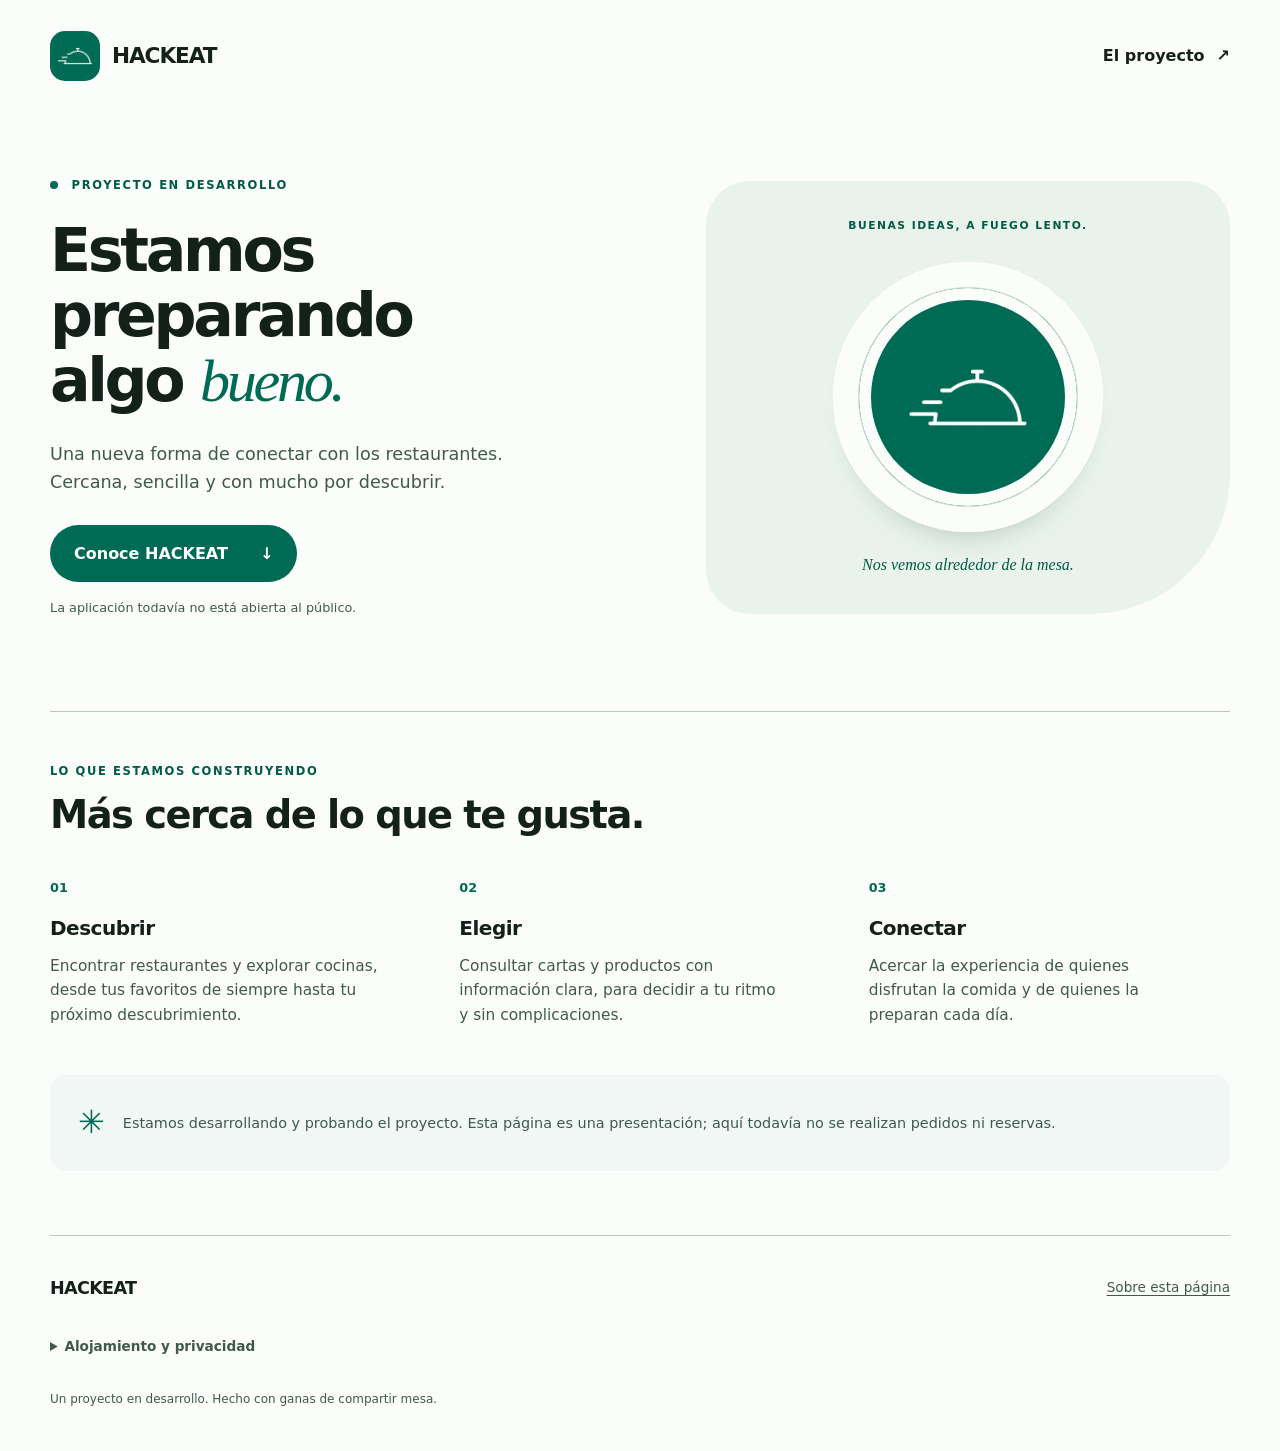
<file: docs/index.html>
<!doctype html>
<html lang="es">
<head>
  <meta charset="utf-8">
  <meta name="viewport" content="width=device-width, initial-scale=1">
  <meta name="description" content="HACKEAT: un proyecto en desarrollo para conectar personas y restaurantes. Conoce lo que estamos preparando.">
  <meta name="referrer" content="no-referrer">
  <meta http-equiv="Content-Security-Policy" content="default-src 'none'; img-src 'self'; style-src 'self'; base-uri 'none'; form-action 'none'">
  <meta name="color-scheme" content="light">
  <title>HACKEAT · Estamos preparando algo bueno</title>
  <link rel="stylesheet" href="styles.css">
</head>
<body>
  <a class="skip-link" href="#contenido">Saltar al contenido</a>
  <header class="site-header wrap">
    <a class="brand" href="./" aria-label="HACKEAT, inicio">
      <span class="brand-mark"><img src="assets/hackeat-mark-white.png" alt="" width="297" height="151"></span>
      <span>HACKEAT</span>
    </a>
    <a class="header-link" href="#proyecto">El proyecto <span aria-hidden="true">↗</span></a>
  </header>
  <main id="contenido">
    <section class="hero wrap" aria-labelledby="titulo">
      <div class="hero-copy">
        <p class="eyebrow"><span class="status-dot" aria-hidden="true"></span> PROYECTO EN DESARROLLO</p>
        <h1 id="titulo">Estamos preparando<br>algo <em>bueno.</em></h1>
        <p class="intro">Una nueva forma de conectar con los restaurantes.<br class="desktop-break"> Cercana, sencilla y con mucho por descubrir.</p>
        <a class="button" href="#proyecto">Conoce HACKEAT <span aria-hidden="true">↓</span></a>
        <p class="availability">La aplicación todavía no está abierta al público.</p>
      </div>
      <div class="hero-art" aria-hidden="true">
        <span class="art-label">BUENAS IDEAS, A FUEGO LENTO.</span>
        <div class="plate"><div class="plate-center"><img src="assets/hackeat-mark-white.png" alt="" width="297" height="151"></div></div>
        <span class="art-caption">Nos vemos alrededor de la mesa.</span>
      </div>
    </section>
    <section class="project wrap" id="proyecto" aria-labelledby="proyecto-titulo">
      <div class="section-heading"><p class="eyebrow">LO QUE ESTAMOS CONSTRUYENDO</p><h2 id="proyecto-titulo">Más cerca de lo que te gusta.</h2></div>
      <div class="features">
        <article><span class="number" aria-hidden="true">01</span><h3>Descubrir</h3><p>Encontrar restaurantes y explorar cocinas, desde tus favoritos de siempre hasta tu próximo descubrimiento.</p></article>
        <article><span class="number" aria-hidden="true">02</span><h3>Elegir</h3><p>Consultar cartas y productos con información clara, para decidir a tu ritmo y sin complicaciones.</p></article>
        <article><span class="number" aria-hidden="true">03</span><h3>Conectar</h3><p>Acercar la experiencia de quienes disfrutan la comida y de quienes la preparan cada día.</p></article>
      </div>
      <div class="progress-note"><span aria-hidden="true">✳</span><p>Estamos desarrollando y probando el proyecto. Esta página es una presentación; aquí todavía no se realizan pedidos ni reservas.</p></div>
    </section>
  </main>
  <footer class="site-footer wrap">
    <div class="footer-row"><strong>HACKEAT</strong><a href="#privacidad">Sobre esta página</a></div>
    <details id="privacidad"><summary>Alojamiento y privacidad</summary><p>Esta página no incluye formularios, cookies propias ni herramientas de analítica. Está alojada en GitHub Pages. GitHub registra la dirección IP de las visitas por seguridad, según su <a href="https://docs.github.com/en/site-policy/privacy-policies/github-general-privacy-statement">política de privacidad</a>.</p><p>La información de esta web describe un proyecto en desarrollo y no anuncia un servicio ya disponible.</p></details>
    <p class="footer-small">Un proyecto en desarrollo. Hecho con ganas de compartir mesa.</p>
  </footer>
</body>
</html>
</file>
<file: docs/styles.css>
:root {
  color-scheme: light;
  --canvas: #fbfdfb;
  --surface: #f1f7f4;
  --ink: #14211b;
  --muted: #40594e;
  --green: #006b54;
  --green-dark: #005a46;
  --line: #b7c7bf;
}
* { box-sizing: border-box; }
html { scroll-padding-top: 2rem; }
body { margin: 0; background: var(--canvas); color: var(--ink); font-family: system-ui, -apple-system, BlinkMacSystemFont, "Segoe UI", sans-serif; line-height: 1.6; }
a { color: inherit; text-underline-offset: .25em; }
a:focus-visible, summary:focus-visible { outline: 3px solid var(--green); outline-offset: 5px; border-radius: 4px; }
.wrap { width: min(1180px, calc(100% - 80px)); margin-inline: auto; }
.skip-link { position: absolute; left: 20px; top: 12px; z-index: 10; padding: 12px 20px; background: white; border: 2px solid var(--green); transform: translateY(-200%); }
.skip-link:focus { transform: none; }
.site-header { display: flex; justify-content: space-between; align-items: center; min-height: 112px; gap: 20px; }
.brand { display: inline-flex; align-items: center; gap: 12px; font-size: 1.35rem; font-weight: 850; letter-spacing: -.05em; text-decoration: none; }
.brand-mark { display: grid; place-items: center; background: var(--green); width: 50px; height: 50px; border-radius: 15px; }
.brand-mark img { width: 36px; height: auto; }
.header-link { display: inline-flex; align-items: center; gap: 12px; min-height: 44px; font-weight: 600; text-decoration: none; }
.hero { display: grid; grid-template-columns: 1.16fr 1fr; gap: 48px; padding-top: 64px; padding-bottom: 92px; align-items: center; }
.eyebrow { font-size: .72rem; font-weight: 750; letter-spacing: .14em; color: var(--green-dark); margin: 0 0 24px; }
.status-dot { display: inline-block; width: 8px; height: 8px; margin-right: 8px; border-radius: 50%; background: var(--green); }
h1 { font-size: clamp(2.8rem, 4.7vw, 4.2rem); line-height: 1.08; letter-spacing: -.055em; margin: 0; font-weight: 780; }
h1 em { color: var(--green); font-family: Georgia, serif; font-weight: 500; }
.intro { font-size: 1.1rem; color: var(--muted); margin: 26px 0 28px; max-width: 460px; }
.button { display: inline-flex; align-items: center; justify-content: space-between; gap: 32px; padding: 16px 24px; background: var(--green); color: white; border-radius: 100px; text-decoration: none; font-weight: 650; min-height: 54px; }
.button:hover { background: var(--green-dark); }
.availability { color: var(--muted); font-size: .8rem; margin: 16px 0 0; }
.hero-art { display: flex; flex-direction: column; align-items: center; justify-content: center; min-height: 430px; padding: 36px 20px; background: #e9f3ec; border-radius: 44px 44px 140px 44px; }
.art-label, .art-caption { color: var(--green-dark); text-align: center; }
.art-label { font-size: .67rem; font-weight: 700; letter-spacing: .14em; }
.art-caption { font-family: Georgia, serif; font-size: 1rem; font-style: italic; margin-top: 20px; }
.plate { width: min(270px, 88%); aspect-ratio: 1; margin-top: 28px; padding: 25px; background: var(--canvas); border-radius: 50%; box-shadow: 0 22px 30px -22px #40594e55, inset 0 0 0 1px #ffffff; }
.plate-center { width: 100%; height: 100%; display: grid; place-items: center; border: 1px solid #d4e2d7; border-radius: 50%; background: var(--green); box-shadow: inset 0 0 0 12px var(--canvas); }
.plate-center img { width: 57%; height: auto; }
.project { border-top: 1px solid var(--line); padding-top: 50px; padding-bottom: 64px; }
.section-heading .eyebrow { margin-bottom: 12px; }
h2 { margin: 0 0 36px; font-size: clamp(1.8rem, 3vw, 2.4rem); line-height: 1.2; letter-spacing: -.04em; }
.features { display: grid; grid-template-columns: repeat(3, 1fr); gap: 48px; }
.number { font-size: .8rem; color: var(--green); font-weight: 700; }
h3 { font-size: 1.25rem; margin: 12px 0 10px; letter-spacing: -.025em; }
.features p { margin: 0; color: var(--muted); font-size: .96rem; max-width: 330px; }
.progress-note { display: flex; gap: 18px; padding: 22px 28px; border-radius: 16px; background: var(--surface); margin-top: 48px; align-items: center; }
.progress-note > span { font-size: 2rem; color: var(--green); }
.progress-note p { margin: 0; color: var(--muted); font-size: .9rem; }
.site-footer { border-top: 1px solid var(--line); padding-top: 30px; padding-bottom: 30px; color: var(--muted); font-size: .85rem; }
.footer-row { display: flex; justify-content: space-between; align-items: center; gap: 20px; }
.footer-row strong { color: var(--ink); font-size: 1.1rem; letter-spacing: -.04em; }
.footer-row a { display: inline-flex; align-items: center; min-height: 44px; }
details { margin-top: 16px; max-width: 820px; }
summary { cursor: pointer; padding-block: 10px; min-height: 44px; font-weight: 600; }
details p { margin: 8px 0 12px; }
.footer-small { margin-top: 20px; font-size: .75rem; }
.not-found { padding-block: 90px; max-width: 700px; }
.not-found .intro { max-width: 560px; }
@media (max-width: 800px) {
  .wrap { width: calc(100% - 40px); }
  .site-header { min-height: 90px; }
  .hero { grid-template-columns: 1fr; padding-top: 35px; padding-bottom: 48px; gap: 36px; }
  h1 { font-size: clamp(2.6rem, 8.5vw, 4rem); }
  .hero-art { min-height: 350px; border-radius: 30px 30px 90px 30px; }
  .plate { width: 220px; }
  .features { grid-template-columns: 1fr; gap: 28px; }
  .features article { border-top: 1px solid var(--line); padding-top: 20px; }
  .features p { max-width: 560px; }
  .project { padding-top: 36px; padding-bottom: 40px; }
  .progress-note { padding: 18px; align-items: flex-start; margin-top: 32px; }
}
@media (max-width: 380px) {
  .wrap { width: calc(100% - 32px); }
  .brand { font-size: 1.1rem; gap: 8px; }
  .brand-mark { width: 42px; height: 42px; }
  .header-link { font-size: .85rem; gap: 6px; }
  .desktop-break { display: none; }
}
</file>
